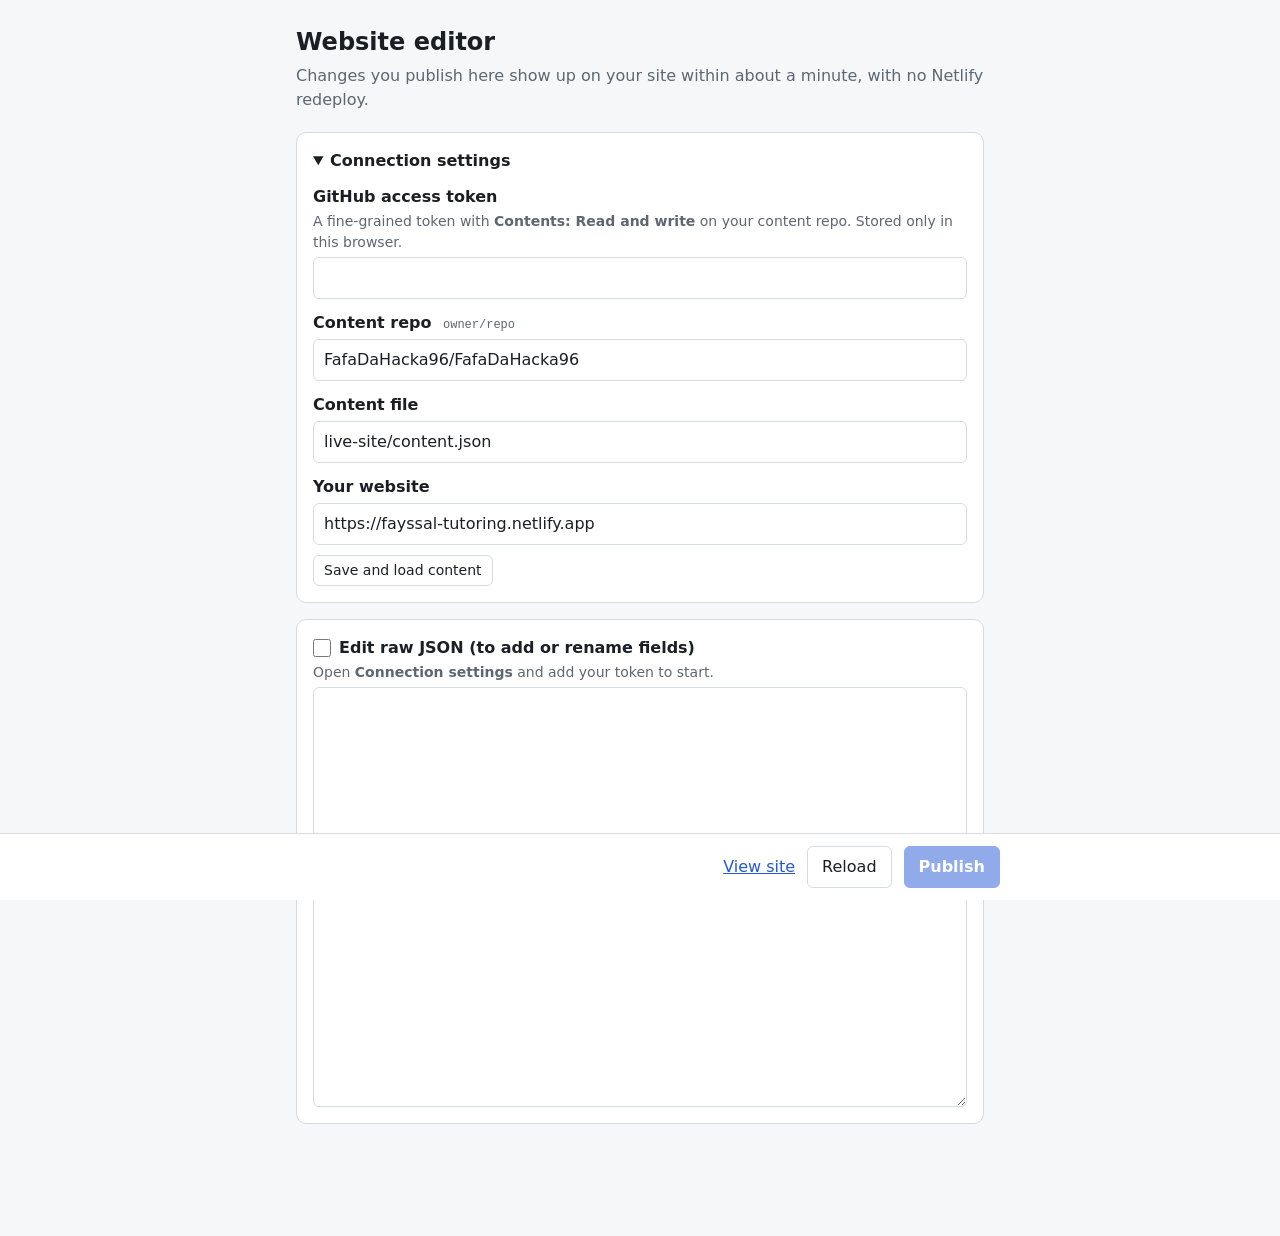
<file: live-site/admin.html>
<!doctype html>
<html lang="en">
<head>
<meta charset="utf-8">
<meta name="viewport" content="width=device-width, initial-scale=1">
<meta name="robots" content="noindex">
<title>Website Editor</title>
<style>
  :root {
    --bg: #f6f7f9; --panel: #ffffff; --text: #1b1f24; --muted: #5d6673;
    --border: #d6dbe1; --accent: #2457d6; --accent-text: #ffffff;
    --ok: #1a7f37; --err: #c62828; --field: #ffffff;
  }
  @media (prefers-color-scheme: dark) {
    :root {
      --bg: #111418; --panel: #1a1f25; --text: #e6e9ed; --muted: #9aa4b1;
      --border: #313843; --accent: #6b93ff; --accent-text: #0d1117;
      --ok: #4ac26b; --err: #ff7b72; --field: #0f1317;
    }
  }
  * { box-sizing: border-box; }
  body {
    margin: 0; background: var(--bg); color: var(--text);
    font: 16px/1.5 system-ui, -apple-system, "Segoe UI", Roboto, sans-serif;
  }
  main { max-width: 720px; margin: 0 auto; padding: 24px 16px 96px; }
  h1 { font-size: 1.5rem; margin: 0 0 4px; }
  .sub { color: var(--muted); margin: 0 0 20px; }
  .panel {
    background: var(--panel); border: 1px solid var(--border);
    border-radius: 10px; padding: 16px; margin-bottom: 16px;
  }
  summary { cursor: pointer; font-weight: 600; }
  label { display: block; margin: 12px 0 0; font-weight: 600; }
  .key { font: 12px ui-monospace, SFMono-Regular, Menlo, monospace; color: var(--muted); font-weight: 400; margin-left: 6px; }
  .hint { display: block; color: var(--muted); font-size: 0.875rem; font-weight: 400; margin: 2px 0 0; }
  input[type=text], input[type=password], input[type=number], textarea {
    display: block; width: 100%; margin-top: 4px; padding: 8px 10px;
    font: inherit; font-weight: 400; color: var(--text); background: var(--field);
    border: 1px solid var(--border); border-radius: 6px;
  }
  textarea { min-height: 84px; resize: vertical; }
  textarea.raw { min-height: 420px; font: 14px/1.45 ui-monospace, SFMono-Regular, Menlo, monospace; }
  .check { display: flex; align-items: center; gap: 8px; }
  .check input { width: 18px; height: 18px; margin: 0; }
  fieldset { border: 1px solid var(--border); border-radius: 8px; margin: 16px 0 0; padding: 4px 12px 12px; min-width: 0; }
  legend { font-weight: 700; padding: 0 6px; }
  .item { display: flex; gap: 8px; align-items: flex-end; }
  .item > :first-child { flex: 1; min-width: 0; }
  button {
    font: inherit; padding: 8px 14px; border-radius: 6px; cursor: pointer;
    border: 1px solid var(--border); background: var(--panel); color: var(--text);
  }
  button.primary { background: var(--accent); border-color: var(--accent); color: var(--accent-text); font-weight: 600; }
  button.small { padding: 4px 10px; font-size: 0.875rem; margin-top: 10px; }
  button:disabled { opacity: 0.5; cursor: default; }
  .bar {
    position: fixed; left: 0; right: 0; bottom: 0; background: var(--panel);
    border-top: 1px solid var(--border); padding: 12px 16px;
  }
  .bar-inner { max-width: 720px; margin: 0 auto; display: flex; gap: 12px; align-items: center; flex-wrap: wrap; }
  #status { flex: 1; min-width: 180px; font-size: 0.9375rem; }
  #status.ok { color: var(--ok); }
  #status.err { color: var(--err); }
  a { color: var(--accent); }
</style>
</head>
<body>
<main>
  <h1>Website editor</h1>
  <p class="sub">Changes you publish here show up on your site within about a minute, with no Netlify redeploy.</p>

  <details class="panel" id="settings">
    <summary>Connection settings</summary>
    <label for="token">GitHub access token
      <span class="hint">A fine-grained token with <b>Contents: Read and write</b> on your content repo. Stored only in this browser.</span>
    </label>
    <input id="token" type="password" autocomplete="off" spellcheck="false">
    <label for="repo">Content repo <span class="key">owner/repo</span></label>
    <input id="repo" type="text" spellcheck="false">
    <label for="path">Content file</label>
    <input id="path" type="text" spellcheck="false">
    <label for="site">Your website</label>
    <input id="site" type="text" spellcheck="false">
    <button class="small" id="connect">Save and load content</button>
  </details>

  <div class="panel">
    <label class="check" style="margin:0"><input type="checkbox" id="rawToggle"> Edit raw JSON (to add or rename fields)</label>
    <div id="form"><p class="hint">Open <b>Connection settings</b> and add your token to start.</p></div>
    <textarea id="raw" class="raw" hidden spellcheck="false"></textarea>
  </div>
</main>

<div class="bar">
  <div class="bar-inner">
    <span id="status"></span>
    <a id="viewSite" target="_blank" rel="noopener">View site</a>
    <button id="reload">Reload</button>
    <button id="save" class="primary" disabled>Publish</button>
  </div>
</div>

<script>
(function () {
  'use strict';

  var DEFAULTS = {
    repo: 'FafaDaHacka96/FafaDaHacka96',
    path: 'live-site/content.json',
    site: 'https://fayssal-tutoring.netlify.app'
  };

  var $ = function (id) { return document.getElementById(id); };
  var store = {
    get: function (k) { try { return localStorage.getItem('liveEditor.' + k); } catch (e) { return null; } },
    set: function (k, v) { try { localStorage.setItem('liveEditor.' + k, v); } catch (e) {} }
  };

  var data = null;   // the content being edited
  var sha = null;    // version of content.json on GitHub, required to save
  var dirty = false;

  ['token', 'repo', 'path', 'site'].forEach(function (k) {
    $(k).value = store.get(k) || DEFAULTS[k] || '';
  });
  $('viewSite').href = $('site').value;
  if (!$('token').value) $('settings').open = true;

  function setStatus(text, kind) {
    $('status').textContent = text;
    $('status').className = kind || '';
  }

  function setDirty(value) {
    dirty = value;
    $('save').disabled = !data || !dirty;
    if (dirty) setStatus('Unsaved changes');
  }

  function contentsUrl() {
    return 'https://api.github.com/repos/' + $('repo').value.trim() + '/contents/' +
      encodeURI($('path').value.trim().replace(/^\/+/, ''));
  }

  function github(method, body) {
    return fetch(contentsUrl(), {
      method: method,
      cache: 'no-store',
      headers: {
        Accept: 'application/vnd.github+json',
        Authorization: 'Bearer ' + $('token').value.trim(),
        'X-GitHub-Api-Version': '2022-11-28'
      },
      body: body ? JSON.stringify(body) : undefined
    }).then(function (res) {
      return res.json().catch(function () { return {}; }).then(function (json) {
        if (res.ok) return json;
        var msg = json.message || ('GitHub responded ' + res.status);
        if (res.status === 401) msg = 'GitHub rejected the token. Check it in Connection settings.';
        if (res.status === 404) msg = 'Content file not found, or the token has no access to that repo.';
        if (res.status === 409 || (res.status === 422 && /sha/i.test(msg))) {
          msg = 'The file changed on GitHub since you loaded it. Click Reload, then redo your edit.';
        }
        throw new Error(msg);
      });
    });
  }

  // GitHub sends file contents as base64 of UTF-8 bytes.
  function decode(b64) {
    var bin = atob(b64.replace(/\s/g, ''));
    var bytes = new Uint8Array(bin.length);
    for (var i = 0; i < bin.length; i++) bytes[i] = bin.charCodeAt(i);
    return new TextDecoder().decode(bytes);
  }
  function encode(text) {
    var bytes = new TextEncoder().encode(text);
    var bin = '';
    for (var i = 0; i < bytes.length; i++) bin += String.fromCharCode(bytes[i]);
    return btoa(bin);
  }

  function load() {
    if (dirty && !confirm('Discard your unsaved changes?')) return;
    if (!$('token').value.trim()) {
      $('settings').open = true;
      setStatus('Add your GitHub token first.', 'err');
      return;
    }
    setStatus('Loading…');
    github('GET').then(function (file) {
      data = JSON.parse(decode(file.content));
      sha = file.sha;
      setDirty(false);
      render();
      setStatus('Loaded. Edit below, then Publish.');
    }).catch(function (err) {
      setStatus(err instanceof SyntaxError ? 'The content file is not valid JSON.' : err.message, 'err');
    });
  }

  function save() {
    if (rawMode() && !readRaw()) return;
    $('save').disabled = true;
    setStatus('Publishing…');
    github('PUT', {
      message: 'Update website content',
      content: encode(JSON.stringify(data, null, 2) + '\n'),
      sha: sha
    }).then(function (res) {
      sha = res.content.sha;
      setDirty(false);
      setStatus('Published. Refresh your site in about a minute to see it.', 'ok');
    }).catch(function (err) {
      $('save').disabled = false;
      setStatus(err.message, 'err');
    });
  }

  // ---- Form built from the shape of the JSON ----

  function humanize(key) {
    return String(key)
      .replace(/([a-z0-9])([A-Z])/g, '$1 $2')
      .replace(/[_-]+/g, ' ')
      .replace(/^./, function (c) { return c.toUpperCase(); });
  }

  // An empty value with the same shape, used when adding a list item.
  function blank(value) {
    if (Array.isArray(value)) return [];
    if (value && typeof value === 'object') {
      var out = {};
      Object.keys(value).forEach(function (k) { out[k] = blank(value[k]); });
      return out;
    }
    if (typeof value === 'number') return 0;
    if (typeof value === 'boolean') return false;
    return '';
  }

  function el(tag, props, children) {
    var node = document.createElement(tag);
    Object.keys(props || {}).forEach(function (k) { node[k] = props[k]; });
    (children || []).forEach(function (c) { if (c) node.appendChild(c); });
    return node;
  }

  function keyTag(path) {
    return path ? el('span', { className: 'key', textContent: path }) : null;
  }

  // Builds the editor for parent[key]. path is the dotted key used in data-live="…".
  function field(parent, key, label, path) {
    var value = parent[key];

    if (Array.isArray(value)) {
      var box = el('fieldset', {}, [el('legend', { textContent: label })]);
      box.appendChild(el('p', { className: 'hint', textContent: 'List: use data-live-list="' + path + '"' }));
      value.forEach(function (_, i) {
        var remove = el('button', { className: 'small', type: 'button', textContent: 'Remove' });
        remove.addEventListener('click', function () {
          value.splice(i, 1);
          setDirty(true);
          render();
        });
        box.appendChild(el('div', { className: 'item' }, [field(value, i, label + ' ' + (i + 1), ''), remove]));
      });
      var add = el('button', { className: 'small', type: 'button', textContent: '+ Add' });
      add.addEventListener('click', function () {
        value.push(value.length ? blank(value[0]) : '');
        setDirty(true);
        render();
      });
      box.appendChild(add);
      return box;
    }

    if (value && typeof value === 'object') {
      var group = el('fieldset', {}, [el('legend', { textContent: label })]);
      Object.keys(value).forEach(function (k) {
        group.appendChild(field(value, k, humanize(k), path ? path + '.' + k : ''));
      });
      return group;
    }

    if (typeof value === 'boolean') {
      var box2 = el('input', { type: 'checkbox', checked: value });
      box2.addEventListener('change', function () { parent[key] = box2.checked; setDirty(true); });
      return el('label', { className: 'check' }, [box2, document.createTextNode(label), keyTag(path)]);
    }

    var input;
    if (typeof value === 'number') {
      input = el('input', { type: 'number', value: String(value), step: 'any' });
      input.addEventListener('input', function () {
        parent[key] = input.value === '' ? 0 : Number(input.value);
        setDirty(true);
      });
    } else {
      var text = value == null ? '' : String(value);
      input = text.length > 60 || text.indexOf('\n') !== -1
        ? el('textarea', { value: text })
        : el('input', { type: 'text', value: text });
      input.addEventListener('input', function () { parent[key] = input.value; setDirty(true); });
    }
    return el('label', {}, [document.createTextNode(label), keyTag(path), input]);
  }

  function render() {
    var form = $('form');
    form.textContent = '';
    if (!data) return;
    if (data && typeof data === 'object' && !Array.isArray(data)) {
      Object.keys(data).forEach(function (k) { form.appendChild(field(data, k, humanize(k), k)); });
    } else {
      form.appendChild(el('p', { className: 'hint', textContent: 'The content file should be a JSON object. Use raw JSON mode.' }));
    }
    if (rawMode()) $('raw').value = JSON.stringify(data, null, 2);
  }

  // ---- Raw JSON mode ----

  function rawMode() { return $('rawToggle').checked; }

  function readRaw() {
    try {
      data = JSON.parse($('raw').value);
      return true;
    } catch (e) {
      setStatus('Raw JSON has an error: ' + e.message, 'err');
      return false;
    }
  }

  $('rawToggle').addEventListener('change', function () {
    if (!rawMode() && data && !readRaw()) {
      $('rawToggle').checked = true;
      return;
    }
    $('raw').hidden = !rawMode();
    $('form').hidden = rawMode();
    render();
  });
  $('raw').addEventListener('input', function () { setDirty(true); });

  // ---- Wiring ----

  $('connect').addEventListener('click', function () {
    ['token', 'repo', 'path', 'site'].forEach(function (k) { store.set(k, $(k).value.trim()); });
    $('viewSite').href = $('site').value.trim();
    $('settings').open = false;
    load();
  });
  $('reload').addEventListener('click', load);
  $('save').addEventListener('click', save);
  document.addEventListener('keydown', function (e) {
    if ((e.metaKey || e.ctrlKey) && e.key === 's') {
      e.preventDefault();
      if (!$('save').disabled) save();
    }
  });
  window.addEventListener('beforeunload', function (e) {
    if (dirty) { e.preventDefault(); e.returnValue = ''; }
  });

  if ($('token').value) load();
})();
</script>
</body>
</html>
</file>
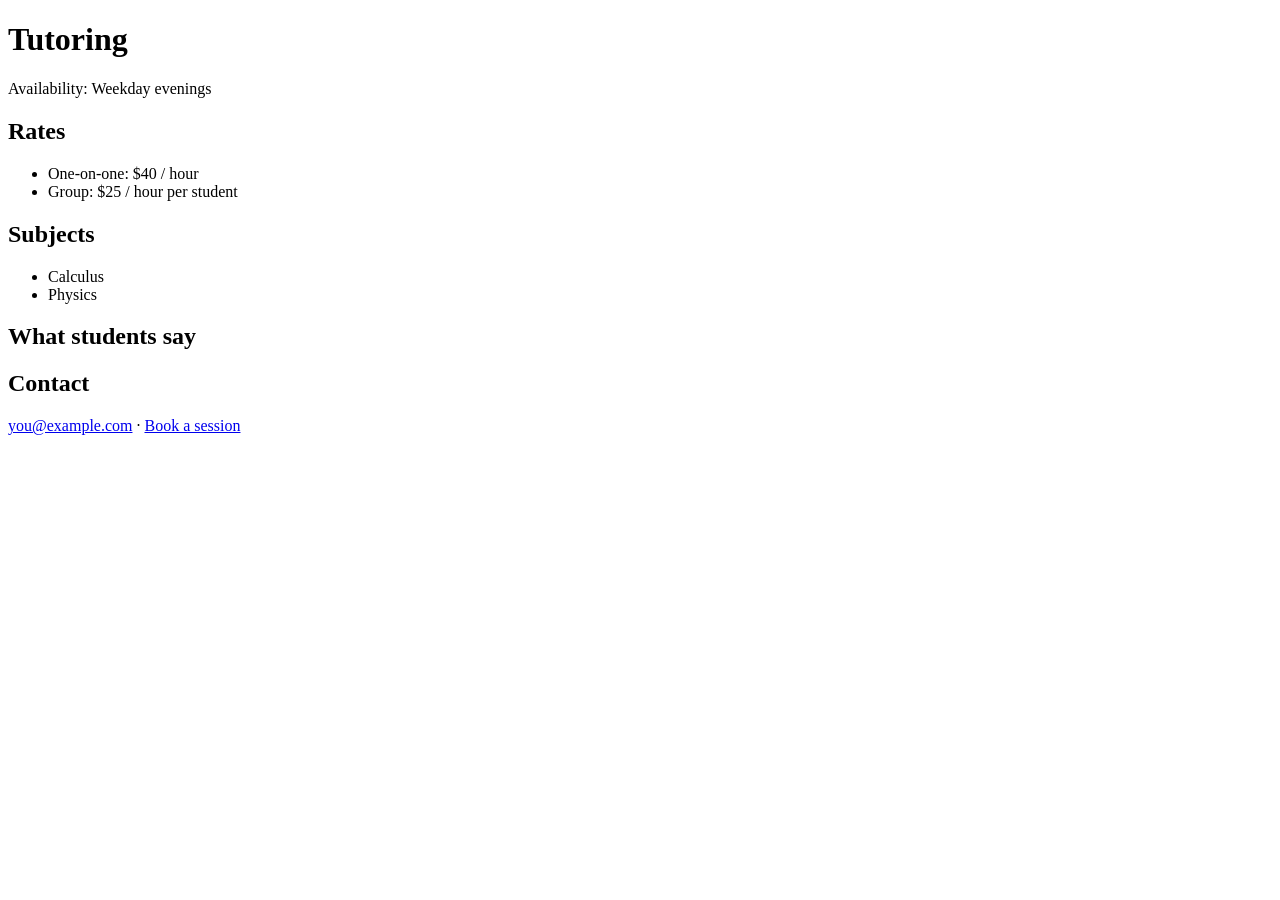
<file: live-site/example.html>
<!doctype html>
<html lang="en">
<head>
<meta charset="utf-8">
<meta name="viewport" content="width=device-width, initial-scale=1">
<title>Live Content Example</title>
<!-- 1. Add this once, next to your other scripts. -->
<script src="live-content.js" defer></script>
</head>
<body>
  <!-- 2. Mark the parts you want to edit live. The text written here is the fallback. -->

  <!-- Shown or hidden by announcement.show -->
  <div data-live-show="announcement.show" hidden>
    <strong data-live="announcement.text">Now booking for the fall semester.</strong>
  </div>

  <h1>Tutoring</h1>
  <p>Availability: <span data-live="availability">Weekday evenings</span></p>

  <h2>Rates</h2>
  <ul>
    <li>One-on-one: <span data-live="rates.individual">$40 / hour</span></li>
    <li>Group: <span data-live="rates.group">$25 / hour per student</span></li>
  </ul>

  <h2>Subjects</h2>
  <!-- A list: the <template> is copied once per item. -->
  <ul data-live-list="subjects">
    <template><li data-live-item></li></template>
    <li>Calculus</li>
    <li>Physics</li>
  </ul>

  <h2>What students say</h2>
  <div data-live-list="testimonials">
    <template>
      <blockquote>
        <p data-live-item="quote"></p>
        <footer data-live-item="name"></footer>
      </blockquote>
    </template>
  </div>

  <h2>Contact</h2>
  <p>
    <a data-live-href="contact.email" data-live="contact.email" href="mailto:you@example.com">you@example.com</a>
    ·
    <a data-live-href="contact.bookingLink" href="https://calendly.com/your-link">Book a session</a>
  </p>
</body>
</html>
</file>
